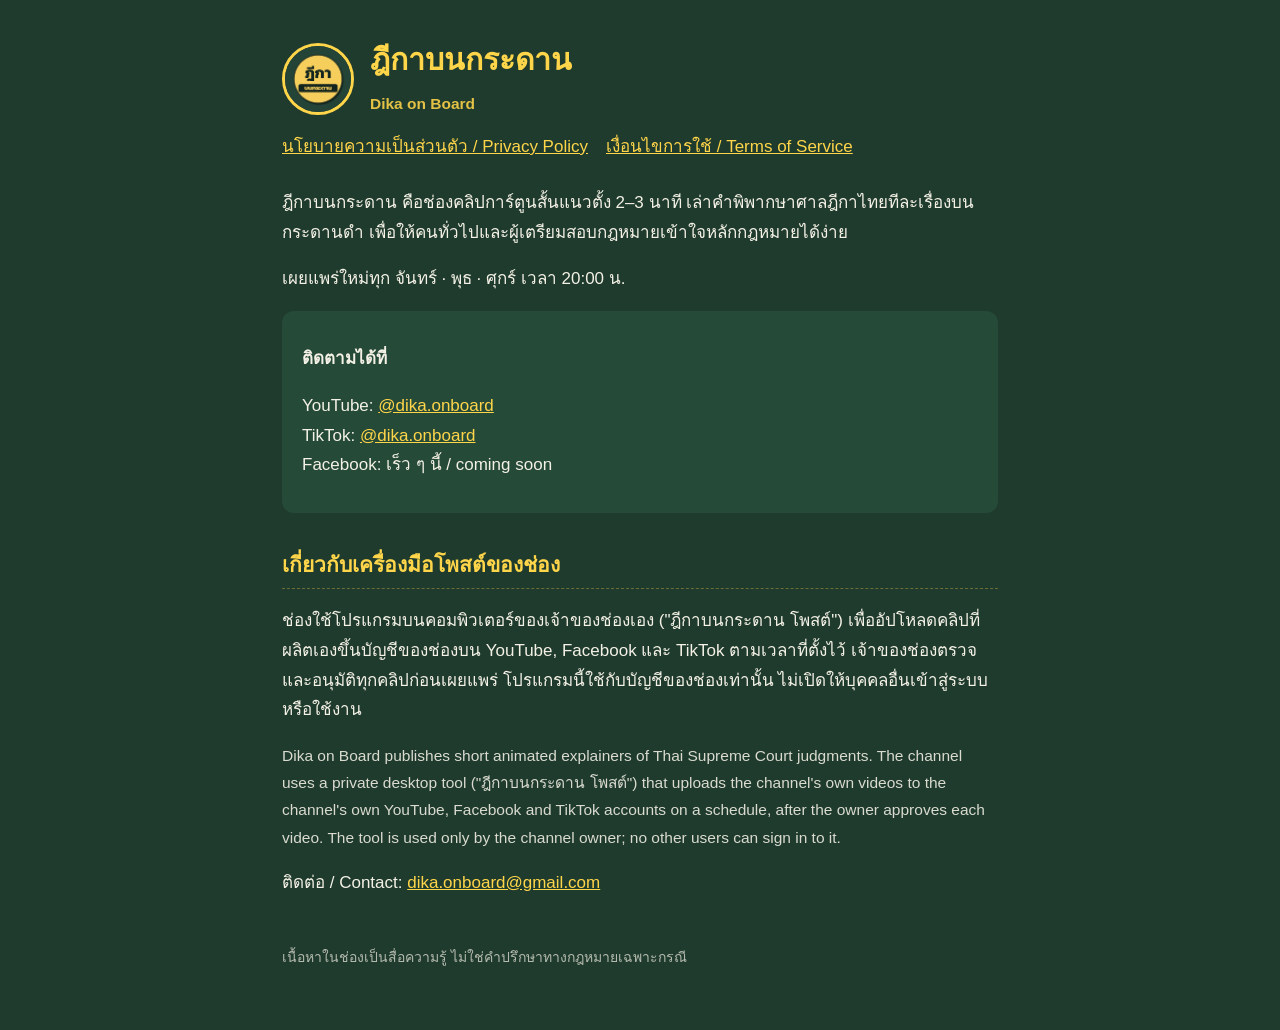
<file: index.html>
<!doctype html>
<html lang="th">
<head>
<meta charset="utf-8">
<meta name="viewport" content="width=device-width, initial-scale=1">
<title>ฎีกาบนกระดาน — Dika on Board</title>
<meta name="description" content="คลิปการ์ตูนสั้นเล่าคำพิพากษาศาลฎีกาไทย ทีละเรื่อง">
<link rel="stylesheet" href="style.css">
</head>
<body><main>
<header><img src="logo.png" alt="โลโก้ฎีกาบนกระดาน"><h1>ฎีกาบนกระดาน<br><span class="en">Dika on Board</span></h1></header>
<nav><a href="privacy.html">นโยบายความเป็นส่วนตัว / Privacy Policy</a><a href="terms.html">เงื่อนไขการใช้ / Terms of Service</a></nav>

<p>ฎีกาบนกระดาน คือช่องคลิปการ์ตูนสั้นแนวตั้ง 2–3 นาที เล่าคำพิพากษาศาลฎีกาไทยทีละเรื่องบนกระดานดำ เพื่อให้คนทั่วไปและผู้เตรียมสอบกฎหมายเข้าใจหลักกฎหมายได้ง่าย</p>
<p>เผยแพร่ใหม่ทุก จันทร์ · พุธ · ศุกร์ เวลา 20:00 น.</p>

<div class="card">
<p><b>ติดตามได้ที่</b></p>
<p>YouTube: <a href="https://www.youtube.com/@dika.onboard">@dika.onboard</a><br>
TikTok: <a href="https://www.tiktok.com/@dika.onboard">@dika.onboard</a><br>
Facebook: เร็ว ๆ นี้ / coming soon</p>
</div>

<h2>เกี่ยวกับเครื่องมือโพสต์ของช่อง</h2>
<p>ช่องใช้โปรแกรมบนคอมพิวเตอร์ของเจ้าของช่องเอง ("ฎีกาบนกระดาน โพสต์") เพื่ออัปโหลดคลิปที่ผลิตเองขึ้นบัญชีของช่องบน YouTube, Facebook และ TikTok ตามเวลาที่ตั้งไว้ เจ้าของช่องตรวจและอนุมัติทุกคลิปก่อนเผยแพร่ โปรแกรมนี้ใช้กับบัญชีของช่องเท่านั้น ไม่เปิดให้บุคคลอื่นเข้าสู่ระบบหรือใช้งาน</p>
<p class="en">Dika on Board publishes short animated explainers of Thai Supreme Court judgments. The channel uses a private desktop tool ("ฎีกาบนกระดาน โพสต์") that uploads the channel's own videos to the channel's own YouTube, Facebook and TikTok accounts on a schedule, after the owner approves each video. The tool is used only by the channel owner; no other users can sign in to it.</p>

<p>ติดต่อ / Contact: <a href="mailto:dika.onboard@gmail.com">dika.onboard@gmail.com</a></p>
<footer>เนื้อหาในช่องเป็นสื่อความรู้ ไม่ใช่คำปรึกษาทางกฎหมายเฉพาะกรณี</footer>
</main></body>
</html>
</file>
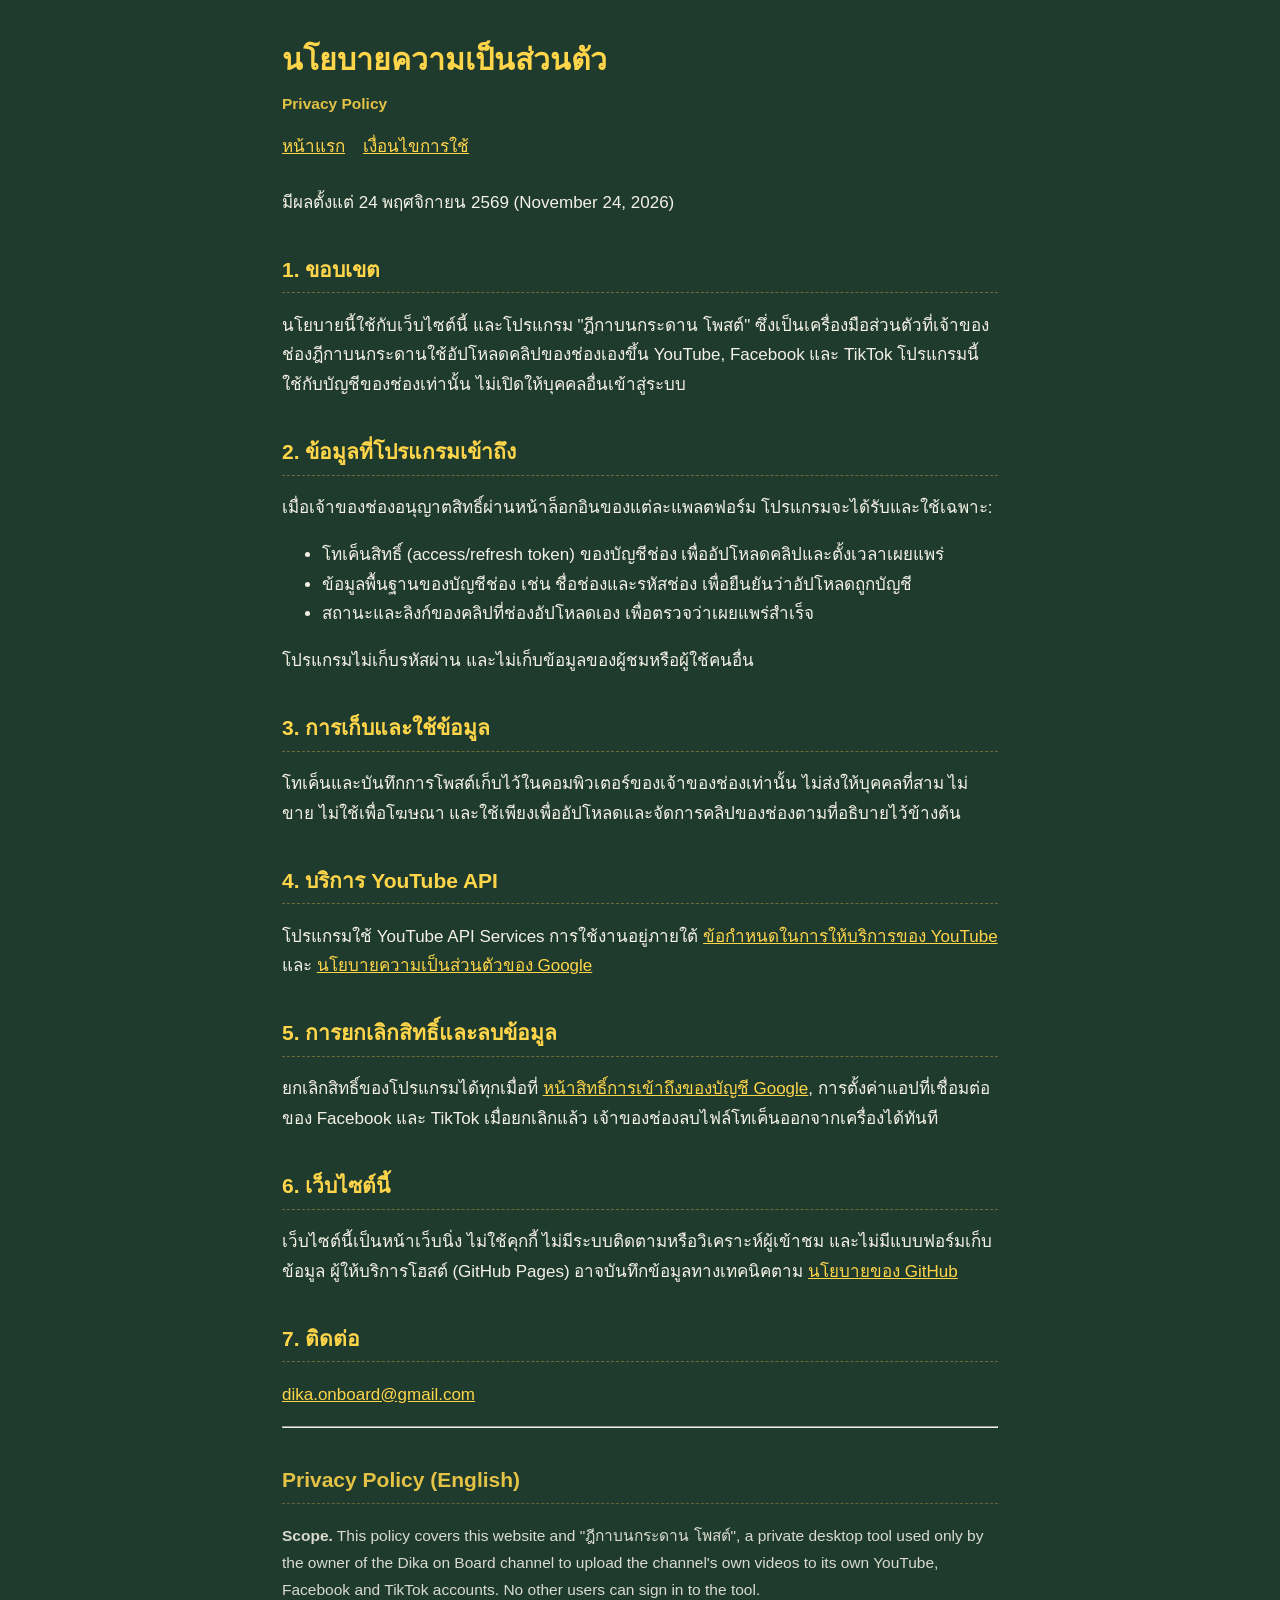
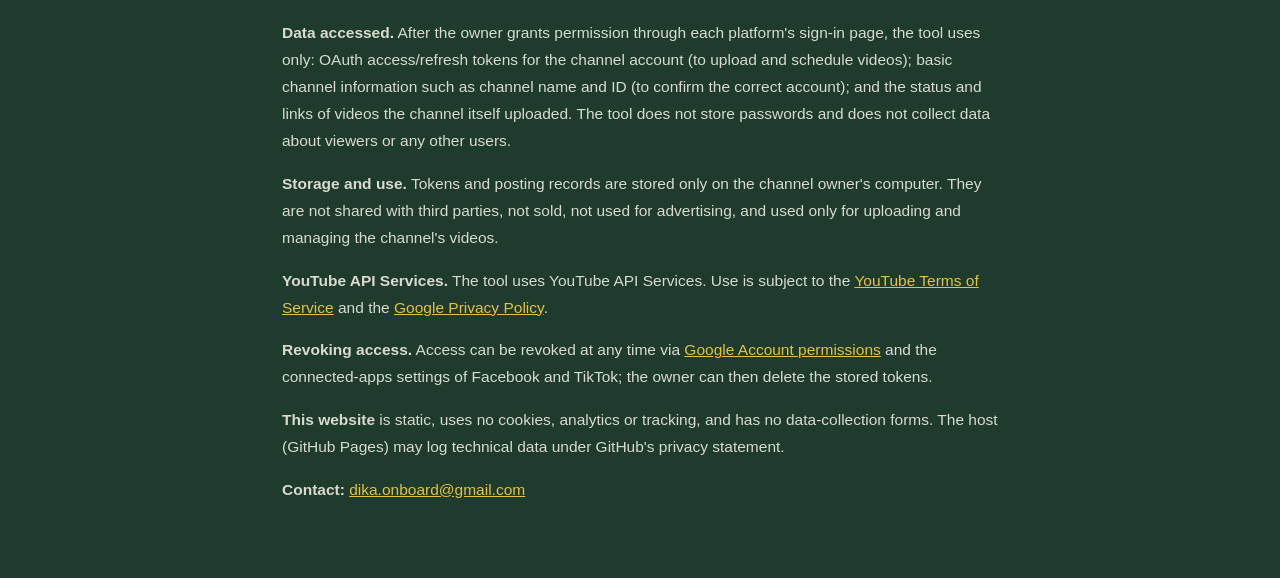
<file: privacy.html>
<!doctype html>
<html lang="th">
<head>
<meta charset="utf-8">
<meta name="viewport" content="width=device-width, initial-scale=1">
<title>นโยบายความเป็นส่วนตัว — ฎีกาบนกระดาน</title>
<link rel="stylesheet" href="style.css">
</head>
<body><main>
<h1>นโยบายความเป็นส่วนตัว<br><span class="en">Privacy Policy</span></h1>
<nav><a href="index.html">หน้าแรก</a><a href="terms.html">เงื่อนไขการใช้</a></nav>
<p>มีผลตั้งแต่ 24 พฤศจิกายน 2569 (November 24, 2026)</p>

<h2>1. ขอบเขต</h2>
<p>นโยบายนี้ใช้กับเว็บไซต์นี้ และโปรแกรม "ฎีกาบนกระดาน โพสต์" ซึ่งเป็นเครื่องมือส่วนตัวที่เจ้าของช่องฎีกาบนกระดานใช้อัปโหลดคลิปของช่องเองขึ้น YouTube, Facebook และ TikTok โปรแกรมนี้ใช้กับบัญชีของช่องเท่านั้น ไม่เปิดให้บุคคลอื่นเข้าสู่ระบบ</p>

<h2>2. ข้อมูลที่โปรแกรมเข้าถึง</h2>
<p>เมื่อเจ้าของช่องอนุญาตสิทธิ์ผ่านหน้าล็อกอินของแต่ละแพลตฟอร์ม โปรแกรมจะได้รับและใช้เฉพาะ:</p>
<ul>
<li>โทเค็นสิทธิ์ (access/refresh token) ของบัญชีช่อง เพื่ออัปโหลดคลิปและตั้งเวลาเผยแพร่</li>
<li>ข้อมูลพื้นฐานของบัญชีช่อง เช่น ชื่อช่องและรหัสช่อง เพื่อยืนยันว่าอัปโหลดถูกบัญชี</li>
<li>สถานะและลิงก์ของคลิปที่ช่องอัปโหลดเอง เพื่อตรวจว่าเผยแพร่สำเร็จ</li>
</ul>
<p>โปรแกรมไม่เก็บรหัสผ่าน และไม่เก็บข้อมูลของผู้ชมหรือผู้ใช้คนอื่น</p>

<h2>3. การเก็บและใช้ข้อมูล</h2>
<p>โทเค็นและบันทึกการโพสต์เก็บไว้ในคอมพิวเตอร์ของเจ้าของช่องเท่านั้น ไม่ส่งให้บุคคลที่สาม ไม่ขาย ไม่ใช้เพื่อโฆษณา และใช้เพียงเพื่ออัปโหลดและจัดการคลิปของช่องตามที่อธิบายไว้ข้างต้น</p>

<h2>4. บริการ YouTube API</h2>
<p>โปรแกรมใช้ YouTube API Services การใช้งานอยู่ภายใต้ <a href="https://www.youtube.com/t/terms">ข้อกำหนดในการให้บริการของ YouTube</a> และ <a href="https://policies.google.com/privacy">นโยบายความเป็นส่วนตัวของ Google</a></p>

<h2>5. การยกเลิกสิทธิ์และลบข้อมูล</h2>
<p>ยกเลิกสิทธิ์ของโปรแกรมได้ทุกเมื่อที่ <a href="https://myaccount.google.com/permissions">หน้าสิทธิ์การเข้าถึงของบัญชี Google</a>, การตั้งค่าแอปที่เชื่อมต่อของ Facebook และ TikTok เมื่อยกเลิกแล้ว เจ้าของช่องลบไฟล์โทเค็นออกจากเครื่องได้ทันที</p>

<h2>6. เว็บไซต์นี้</h2>
<p>เว็บไซต์นี้เป็นหน้าเว็บนิ่ง ไม่ใช้คุกกี้ ไม่มีระบบติดตามหรือวิเคราะห์ผู้เข้าชม และไม่มีแบบฟอร์มเก็บข้อมูล ผู้ให้บริการโฮสต์ (GitHub Pages) อาจบันทึกข้อมูลทางเทคนิคตาม <a href="https://docs.github.com/en/site-policy/privacy-policies/github-general-privacy-statement">นโยบายของ GitHub</a></p>

<h2>7. ติดต่อ</h2>
<p><a href="mailto:dika.onboard@gmail.com">dika.onboard@gmail.com</a></p>

<hr>
<div class="en">
<h2>Privacy Policy (English)</h2>
<p><b>Scope.</b> This policy covers this website and "ฎีกาบนกระดาน โพสต์", a private desktop tool used only by the owner of the Dika on Board channel to upload the channel's own videos to its own YouTube, Facebook and TikTok accounts. No other users can sign in to the tool.</p>
<p><b>Data accessed.</b> After the owner grants permission through each platform's sign-in page, the tool uses only: OAuth access/refresh tokens for the channel account (to upload and schedule videos); basic channel information such as channel name and ID (to confirm the correct account); and the status and links of videos the channel itself uploaded. The tool does not store passwords and does not collect data about viewers or any other users.</p>
<p><b>Storage and use.</b> Tokens and posting records are stored only on the channel owner's computer. They are not shared with third parties, not sold, not used for advertising, and used only for uploading and managing the channel's videos.</p>
<p><b>YouTube API Services.</b> The tool uses YouTube API Services. Use is subject to the <a href="https://www.youtube.com/t/terms">YouTube Terms of Service</a> and the <a href="https://policies.google.com/privacy">Google Privacy Policy</a>.</p>
<p><b>Revoking access.</b> Access can be revoked at any time via <a href="https://myaccount.google.com/permissions">Google Account permissions</a> and the connected-apps settings of Facebook and TikTok; the owner can then delete the stored tokens.</p>
<p><b>This website</b> is static, uses no cookies, analytics or tracking, and has no data-collection forms. The host (GitHub Pages) may log technical data under GitHub's privacy statement.</p>
<p><b>Contact:</b> <a href="mailto:dika.onboard@gmail.com">dika.onboard@gmail.com</a></p>
</div>
</main></body>
</html>
</file>
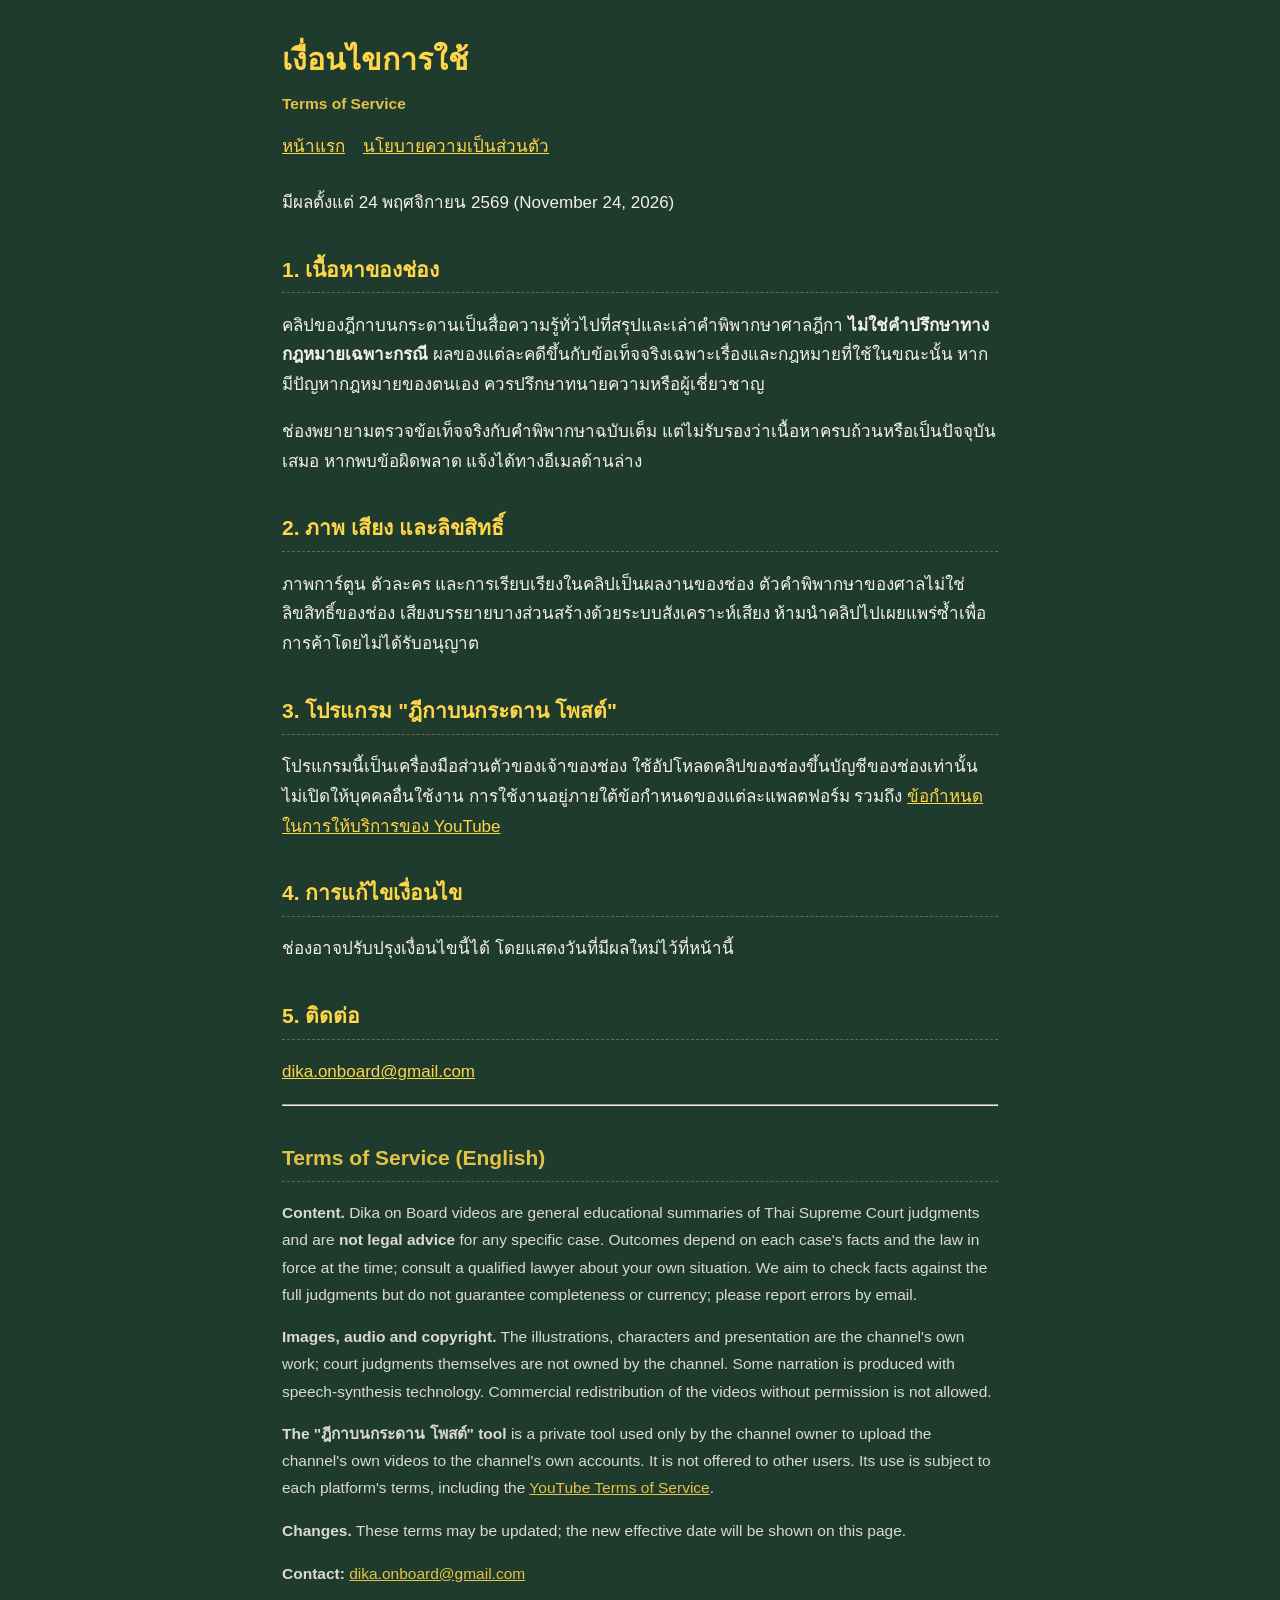
<file: terms.html>
<!doctype html>
<html lang="th">
<head>
<meta charset="utf-8">
<meta name="viewport" content="width=device-width, initial-scale=1">
<title>เงื่อนไขการใช้ — ฎีกาบนกระดาน</title>
<link rel="stylesheet" href="style.css">
</head>
<body><main>
<h1>เงื่อนไขการใช้<br><span class="en">Terms of Service</span></h1>
<nav><a href="index.html">หน้าแรก</a><a href="privacy.html">นโยบายความเป็นส่วนตัว</a></nav>
<p>มีผลตั้งแต่ 24 พฤศจิกายน 2569 (November 24, 2026)</p>

<h2>1. เนื้อหาของช่อง</h2>
<p>คลิปของฎีกาบนกระดานเป็นสื่อความรู้ทั่วไปที่สรุปและเล่าคำพิพากษาศาลฎีกา <b>ไม่ใช่คำปรึกษาทางกฎหมายเฉพาะกรณี</b> ผลของแต่ละคดีขึ้นกับข้อเท็จจริงเฉพาะเรื่องและกฎหมายที่ใช้ในขณะนั้น หากมีปัญหากฎหมายของตนเอง ควรปรึกษาทนายความหรือผู้เชี่ยวชาญ</p>
<p>ช่องพยายามตรวจข้อเท็จจริงกับคำพิพากษาฉบับเต็ม แต่ไม่รับรองว่าเนื้อหาครบถ้วนหรือเป็นปัจจุบันเสมอ หากพบข้อผิดพลาด แจ้งได้ทางอีเมลด้านล่าง</p>

<h2>2. ภาพ เสียง และลิขสิทธิ์</h2>
<p>ภาพการ์ตูน ตัวละคร และการเรียบเรียงในคลิปเป็นผลงานของช่อง ตัวคำพิพากษาของศาลไม่ใช่ลิขสิทธิ์ของช่อง เสียงบรรยายบางส่วนสร้างด้วยระบบสังเคราะห์เสียง ห้ามนำคลิปไปเผยแพร่ซ้ำเพื่อการค้าโดยไม่ได้รับอนุญาต</p>

<h2>3. โปรแกรม "ฎีกาบนกระดาน โพสต์"</h2>
<p>โปรแกรมนี้เป็นเครื่องมือส่วนตัวของเจ้าของช่อง ใช้อัปโหลดคลิปของช่องขึ้นบัญชีของช่องเท่านั้น ไม่เปิดให้บุคคลอื่นใช้งาน การใช้งานอยู่ภายใต้ข้อกำหนดของแต่ละแพลตฟอร์ม รวมถึง <a href="https://www.youtube.com/t/terms">ข้อกำหนดในการให้บริการของ YouTube</a></p>

<h2>4. การแก้ไขเงื่อนไข</h2>
<p>ช่องอาจปรับปรุงเงื่อนไขนี้ได้ โดยแสดงวันที่มีผลใหม่ไว้ที่หน้านี้</p>

<h2>5. ติดต่อ</h2>
<p><a href="mailto:dika.onboard@gmail.com">dika.onboard@gmail.com</a></p>

<hr>
<div class="en">
<h2>Terms of Service (English)</h2>
<p><b>Content.</b> Dika on Board videos are general educational summaries of Thai Supreme Court judgments and are <b>not legal advice</b> for any specific case. Outcomes depend on each case's facts and the law in force at the time; consult a qualified lawyer about your own situation. We aim to check facts against the full judgments but do not guarantee completeness or currency; please report errors by email.</p>
<p><b>Images, audio and copyright.</b> The illustrations, characters and presentation are the channel's own work; court judgments themselves are not owned by the channel. Some narration is produced with speech-synthesis technology. Commercial redistribution of the videos without permission is not allowed.</p>
<p><b>The "ฎีกาบนกระดาน โพสต์" tool</b> is a private tool used only by the channel owner to upload the channel's own videos to the channel's own accounts. It is not offered to other users. Its use is subject to each platform's terms, including the <a href="https://www.youtube.com/t/terms">YouTube Terms of Service</a>.</p>
<p><b>Changes.</b> These terms may be updated; the new effective date will be shown on this page.</p>
<p><b>Contact:</b> <a href="mailto:dika.onboard@gmail.com">dika.onboard@gmail.com</a></p>
</div>
</main></body>
</html>
</file>
<file: style.css>
:root{--board:#1f3b2d;--board2:#264a38;--chalk:#f4f1e6;--yellow:#ffd54a}
*{box-sizing:border-box}
body{margin:0;background:var(--board);color:var(--chalk);font-family:"Sarabun","Leelawadee UI","Noto Sans Thai",sans-serif;line-height:1.75;font-size:17px}
main{max-width:760px;margin:0 auto;padding:40px 22px 60px}
header{display:flex;align-items:center;gap:16px;margin-bottom:8px}
header img{width:72px;height:72px;border-radius:50%;border:3px solid var(--yellow)}
h1{color:var(--yellow);margin:0;font-size:30px;line-height:1.3}
h2{color:var(--yellow);margin-top:34px;font-size:21px;border-bottom:1px dashed #ffd54a55;padding-bottom:4px}
a{color:var(--yellow)}
nav{margin:14px 0 26px;display:flex;gap:18px;flex-wrap:wrap}
.card{background:var(--board2);border-radius:12px;padding:16px 20px;margin:16px 0}
.en{opacity:.88;font-size:15.5px}
footer{margin-top:48px;font-size:14px;opacity:.7}
</file>
